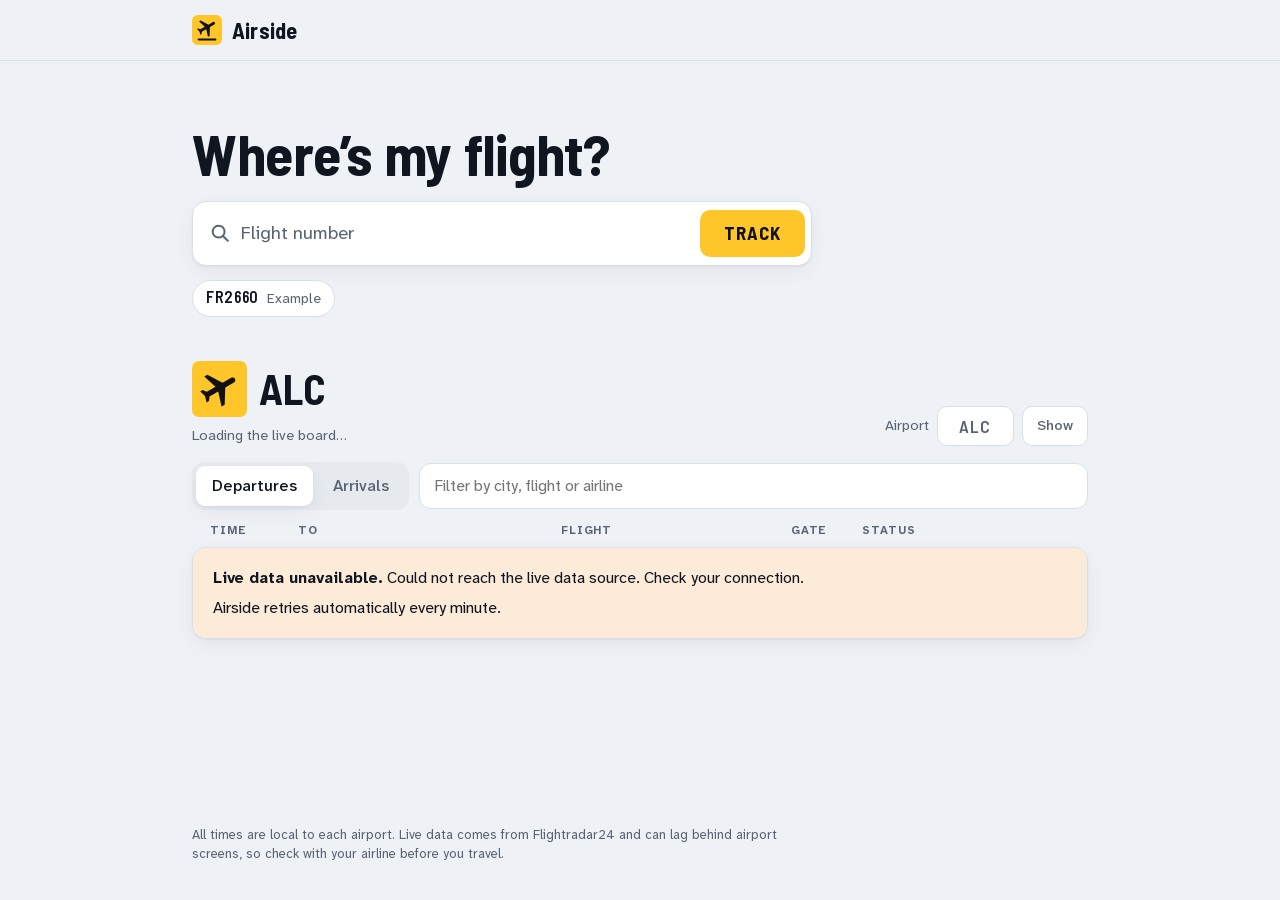
<file: index.html>
<!doctype html>
<html lang="en">
<head>
<meta charset="utf-8">
<meta name="viewport" content="width=device-width, initial-scale=1, viewport-fit=cover">
<title>Airside</title>
<meta name="description" content="Live flight status and airport departure boards. Fast, clean and free of ads.">
<meta name="theme-color" content="#eef1f5" media="(prefers-color-scheme: light)">
<meta name="theme-color" content="#0c1015" media="(prefers-color-scheme: dark)">
<link rel="icon" href="favicon.svg" type="image/svg+xml">
<meta property="og:title" content="Airside">
<meta property="og:description" content="Live flight status and airport boards. Fast, clean and free of ads.">
<link rel="manifest" href="manifest.webmanifest">
<link rel="apple-touch-icon" href="icons/icon-192.png">
<link rel="preconnect" href="https://api.flightradar24.com" crossorigin>
<link rel="preload" href="fonts/atkinson-hyperlegible-next.woff2" as="font" type="font/woff2" crossorigin>
<link rel="preload" href="fonts/barlow-semi-condensed-700.woff2" as="font" type="font/woff2" crossorigin>
<link rel="preload" href="fonts/barlow-semi-condensed-600.woff2" as="font" type="font/woff2" crossorigin>
<link rel="stylesheet" href="css/app.css">
<link rel="modulepreload" href="js/flight.js">
<link rel="modulepreload" href="js/watch.js">
<link rel="modulepreload" href="js/adsb.js">
<link rel="modulepreload" href="js/fr24.js">
<link rel="modulepreload" href="js/format.js">
<link rel="modulepreload" href="js/icons.js">
<script type="module" src="js/app.js"></script>
</head>
<body>
<header class="top">
  <div class="wrap top-inner">
    <a class="brand" href="./" data-nav aria-label="Airside home">
      <svg class="brand-mark" viewBox="0 0 32 32" aria-hidden="true"><rect width="32" height="32" rx="6" fill="var(--sign)"/><g fill="var(--sign-ink)"><path transform="translate(4 1.5) rotate(60 12 12)" d="M21 16v-2l-8-5V3.5c0-.83-.67-1.5-1.5-1.5S10 2.67 10 3.5V9l-8 5v2l8-2.5V19l-2 1.5V22l3.5-1 3.5 1v-1.5L13 19v-5.5l8 2.5z"/><rect x="6" y="25" width="20" height="2.2" rx="1.1"/></g></svg>
      Airside
    </a>
    <form class="search search-top js-flight-search" id="top-search" role="search" hidden>
      <label class="sr-only" for="q-top">Flight number</label>
      <input id="q-top" name="q" autocomplete="off" autocapitalize="characters" spellcheck="false" enterkeyhint="search" placeholder="Flight number">
      <button aria-label="Track flight"><svg class="i" viewBox="0 0 24 24" aria-hidden="true"><circle cx="10.5" cy="10.5" r="6.5" fill="none" stroke="currentColor" stroke-width="2.2"/><path d="m15.5 15.5 5 5" stroke="currentColor" stroke-width="2.2" stroke-linecap="round"/></svg></button>
    </form>
  </div>
</header>
<main id="view" class="wrap"><noscript><p class="problem">Airside needs JavaScript to fetch live flight data.</p></noscript></main>
<footer class="wrap foot">
  <p>All times are local to each airport. Live data comes from Flightradar24 and can lag behind airport screens, so check with your airline before you travel.</p>
</footer>
</body>
</html>
</file>
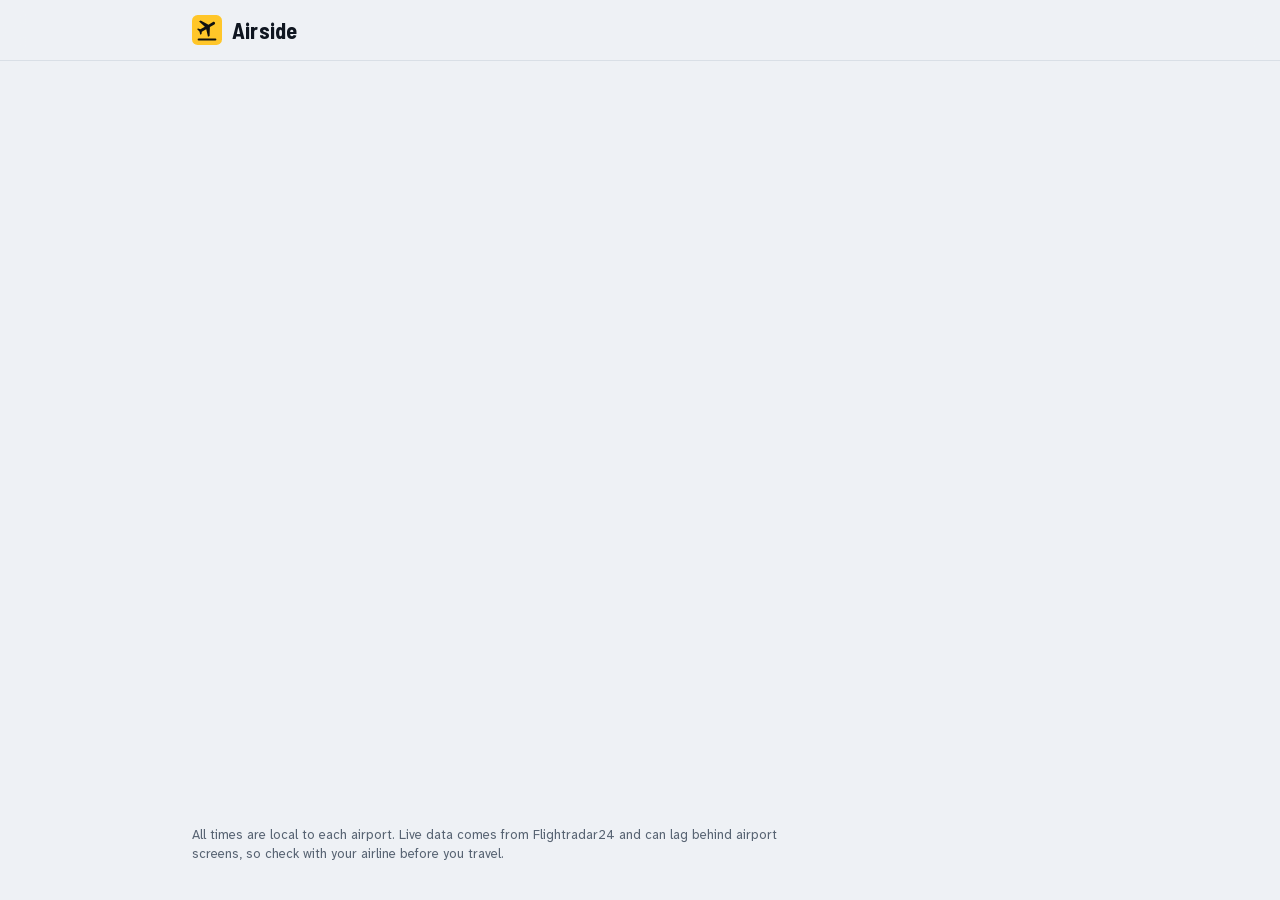
<file: netlify/public/index.html>
<!doctype html><meta charset="utf-8"><title>Airside live API</title>
<meta http-equiv="refresh" content="0;url=https://opennerdz.github.io/airside/">
<p>This host only serves Airside's live-position API. The site is at <a href="https://opennerdz.github.io/airside/">opennerdz.github.io/airside</a>.</p>
</file>
<file: css/app.css>
/* Layout: airport wayfinding. A quiet, cool-grey concourse where the only loud
   element is the signage-yellow plate system (gates, terminals, belts, logo).
   Codes and clock times use a condensed sign face; reading text uses a face
   designed for legibility. Single column, max 960px, boards as one panel. */
:root {
  --bg: #eef1f5;
  --surface: #ffffff;
  --ink: #0f1620;
  --muted: #586473;
  --line: #d9dfe6;
  --sign: #ffc629;          /* wayfinding yellow */
  --sign-ink: #111111;
  --plate: #121a24;         /* black location sign */
  --plate-ink: #ffc629;
  --accent: #1f4bd8;
  --ok: #12804a;   --ok-bg: #e2f3e9;
  --warn: #b5530c; --warn-bg: #fcebd9;
  --bad: #c42b2b;  --bad-bg: #fbe4e3;
  --idle: #5f6b7a; --idle-bg: #e6eaef;
  --shadow: 0 1px 2px rgb(15 22 32 / .05), 0 6px 20px rgb(15 22 32 / .05);
  --sea: #dde6ef;
  --land: #f6f8fa;
  --grid: rgb(15 22 32 / .06);
  --halo: rgb(255 198 41 / .55);

  --f-sign: "Barlow Semi Condensed", "Roboto Condensed", "Arial Narrow", sans-serif;
  --f-body: "Atkinson Hyperlegible Next", "Atkinson Hyperlegible", system-ui, -apple-system, "Segoe UI", Roboto, sans-serif;
  --r: 14px;
  --cols: 4.6rem minmax(0, 1.5fr) minmax(0, 1.3fr) 3.6rem minmax(0, 1.25fr);
  color-scheme: light;
}

@media (prefers-color-scheme: dark) {
  :root {
    --bg: #0c1015;
    --surface: #151b23;
    --ink: #e7ecf2;
    --muted: #98a4b2;
    --line: #27313d;
    --plate: #04070a;
    --accent: #8fb0ff;
    --ok: #4dd08b;   --ok-bg: rgb(77 208 139 / .13);
    --warn: #ffa152; --warn-bg: rgb(255 161 82 / .14);
    --bad: #ff7a73;  --bad-bg: rgb(255 122 115 / .14);
    --idle: #a3aebb; --idle-bg: rgb(152 164 178 / .13);
    --shadow: none;
    --sea: #0d1319;
    --land: #1f2833;
    --grid: rgb(231 236 242 / .05);
    --halo: rgb(255 198 41 / .32);
    color-scheme: dark;
  }
}

@font-face {
  font-family: "Atkinson Hyperlegible Next";
  src: url("../fonts/atkinson-hyperlegible-next.woff2") format("woff2");
  font-weight: 400 700;
  font-display: swap;
}
@font-face {
  font-family: "Barlow Semi Condensed";
  src: url("../fonts/barlow-semi-condensed-600.woff2") format("woff2");
  font-weight: 600;
  font-display: swap;
}
@font-face {
  font-family: "Barlow Semi Condensed";
  src: url("../fonts/barlow-semi-condensed-700.woff2") format("woff2");
  font-weight: 700;
  font-display: swap;
}

*, *::before, *::after { box-sizing: border-box; }
[hidden] { display: none !important; }
html { -webkit-text-size-adjust: 100%; }
body {
  margin: 0;
  min-height: 100vh;
  display: flex;
  flex-direction: column;
  background: var(--bg);
  color: var(--ink);
  font: 400 1rem/1.5 var(--f-body);
  -webkit-font-smoothing: antialiased;
}
main { flex: 1; }
a { color: inherit; }
button, input { font: inherit; color: inherit; }
button { cursor: pointer; }
:focus-visible { outline: 3px solid var(--accent); outline-offset: 2px; border-radius: 6px; }
.sr-only { position: absolute; width: 1px; height: 1px; overflow: hidden; clip-path: inset(50%); white-space: nowrap; }
.i { width: 1.15em; height: 1.15em; flex: none; }

.wrap {
  width: 100%;
  max-width: 960px;
  margin-inline: auto;
  padding-left: max(clamp(16px, 4vw, 32px), env(safe-area-inset-left, 0px));
  padding-right: max(clamp(16px, 4vw, 32px), env(safe-area-inset-right, 0px));
}

/* ---------- header */

.top {
  position: sticky;
  top: 0;
  z-index: 10;
  padding-top: env(safe-area-inset-top, 0px);
  background: color-mix(in srgb, var(--bg) 86%, transparent);
  backdrop-filter: blur(12px);
  -webkit-backdrop-filter: blur(12px);
  border-bottom: 1px solid var(--line);
}
.top-inner { display: flex; align-items: center; gap: 16px; min-height: 60px; }
.brand {
  display: inline-flex;
  align-items: center;
  gap: 10px;
  font: 700 1.4rem/1 var(--f-sign);
  letter-spacing: .01em;
  text-decoration: none;
}
.brand-mark { width: 30px; height: 30px; }

/* ---------- search */

.search {
  display: flex;
  align-items: center;
  background: var(--surface);
  border: 1.5px solid var(--line);
  border-radius: 14px;
}
.search:focus-within { border-color: var(--ink); }
.search input {
  flex: 1;
  min-width: 0;
  border: 0;
  background: none;
  outline: none;
  padding: 12px 0;
  font-size: 1.15rem;
  font-weight: 500;
  letter-spacing: .04em;
  text-transform: uppercase;
}
.search input::placeholder { text-transform: none; letter-spacing: 0; font-weight: 400; color: var(--muted); }
.search button { border: 0; background: var(--sign); color: var(--sign-ink); }
.search button:hover { filter: brightness(.95); }

.search-big { max-width: 620px; gap: 10px; padding: 6px 6px 6px 16px; box-shadow: var(--shadow); }
.search-big > .i { width: 22px; height: 22px; color: var(--muted); }
.search-big button {
  padding: 14px 24px;
  border-radius: 10px;
  font: 700 1.15rem/1 var(--f-sign);
  letter-spacing: .05em;
  text-transform: uppercase;
}

.search-top { margin-left: auto; flex: 0 1 230px; padding: 3px 3px 3px 12px; border-radius: 12px; }
.search-top input { padding: 7px 0; font-size: 1rem; }
.search-top button { display: grid; place-items: center; width: 38px; height: 36px; border-radius: 9px; }

/* ---------- home */

.hero { padding-block: clamp(28px, 7vw, 64px) 8px; }
.hero-title {
  margin: 0 0 18px;
  font: 700 clamp(2.3rem, 8vw, 3.6rem)/1 var(--f-sign);
  letter-spacing: -.005em;
  text-wrap: balance;
}
.chips { display: flex; flex-wrap: wrap; gap: 8px; margin-top: 14px; }

/* My flights: the recent flights as live cards, read like a departure screen. */
.mine { margin-top: 22px; max-width: 620px; }
.mine-title { margin: 0 0 8px; color: var(--muted); font-size: .76rem; font-weight: 700; letter-spacing: .08em; text-transform: uppercase; }
.mine-list { margin: 0; padding: 0; list-style: none; overflow: hidden; border: 1px solid var(--line); border-radius: var(--r); background: var(--surface); box-shadow: var(--shadow); }
.mine-list li { display: flex; align-items: stretch; border-top: 1px solid var(--line); }
.mine-list li:first-child { border-top: 0; }
.mf {
  display: grid;
  flex: 1;
  grid-template-columns: auto minmax(0, 1fr) auto;
  align-items: center;
  gap: 4px 14px;
  min-width: 0;
  padding: 12px 6px 12px 14px;
  text-decoration: none;
}
.mf:hover { background: color-mix(in srgb, var(--sign) 10%, var(--surface)); }
.mf-num {
  padding: .3em .45em .26em;
  border-radius: 6px;
  background: var(--plate);
  box-shadow: inset 0 0 0 1px var(--line);
  color: var(--plate-ink);
  font: 700 1.05rem/1 var(--f-sign);
  letter-spacing: .05em;
}
.mf-main { display: flex; flex-direction: column; min-width: 0; }
.mf-main b { font: 700 1.15rem/1.1 var(--f-sign); letter-spacing: .02em; }
.mf-main small { color: var(--muted); font-size: .84rem; }
.mf-side { display: flex; flex-direction: column; align-items: flex-end; gap: 5px; }
.mf-status { display: inline-flex; align-items: center; gap: 6px; color: var(--tone); font-size: .88rem; font-weight: 700; white-space: nowrap; }
.mf-bell { width: .95rem; height: .95rem; color: var(--ink); }
.mf-x { flex: none; width: 42px; border: 0; background: none; color: var(--muted); font-size: 1.3rem; line-height: 1; }
.mf-x:hover { color: var(--ink); }
.chip {
  display: inline-flex;
  align-items: baseline;
  gap: 8px;
  padding: 7px 13px;
  border: 1px solid var(--line);
  border-radius: 999px;
  background: var(--surface);
  font-size: .88rem;
  text-decoration: none;
}
.chip b { font: 600 1.02rem/1 var(--f-sign); letter-spacing: .04em; }
.chip span { color: var(--muted); }
.chip:hover { border-color: var(--ink); }

.board { margin-block: 36px 24px; }
.board-head {
  display: flex;
  flex-wrap: wrap;
  align-items: flex-end;
  justify-content: space-between;
  gap: 14px 24px;
  margin-bottom: 16px;
}
.board-title {
  display: flex;
  align-items: center;
  gap: 12px;
  margin: 0;
  font: 700 clamp(1.9rem, 6vw, 2.6rem)/1 var(--f-sign);
}
.board-icon {
  width: 1.05em;
  height: 1.05em;
  padding: .14em;
  border-radius: 7px;
  background: var(--sign);
  color: var(--sign-ink);
  box-sizing: content-box;
}
.board-sub { margin: 8px 0 0; color: var(--muted); font-size: .9rem; }
.board-sub b { color: var(--ink); font-variant-numeric: tabular-nums; }

.airport { display: flex; align-items: center; gap: 8px; color: var(--muted); font-size: .9rem; }
.airport input {
  width: 4.4em;
  padding: 8px 6px;
  border: 1.5px solid var(--line);
  border-radius: 10px;
  background: var(--surface);
  font: 600 1.1rem/1 var(--f-sign);
  letter-spacing: .08em;
  text-align: center;
  text-transform: uppercase;
}
.airport button, .ghost, .more {
  display: inline-flex;
  align-items: center;
  gap: 6px;
  padding: 8px 14px;
  border: 1.5px solid var(--line);
  border-radius: 10px;
  background: var(--surface);
  font-weight: 500;
}
.airport button:hover, .ghost:hover, .more:hover { border-color: var(--ink); }

.board-tools { display: flex; flex-wrap: wrap; align-items: center; gap: 10px; margin-bottom: 12px; }
.seg { display: inline-flex; gap: 4px; padding: 4px; border-radius: 12px; background: var(--idle-bg); }
.seg a { padding: 8px 16px; border-radius: 9px; color: var(--muted); font-weight: 500; text-decoration: none; }
.seg a[aria-current] { background: var(--surface); color: var(--ink); box-shadow: var(--shadow); }
#filter {
  flex: 1 1 220px;
  min-width: 0;
  padding: 10px 14px;
  border: 1.5px solid var(--line);
  border-radius: 12px;
  background: var(--surface);
}

.rows-head {
  display: grid;
  grid-template-columns: var(--cols);
  gap: 14px;
  padding: 0 18px 8px;
  color: var(--muted);
  font-size: .72rem;
  font-weight: 700;
  letter-spacing: .08em;
  text-transform: uppercase;
}
.rows {
  overflow: hidden;
  border: 1px solid var(--line);
  border-radius: var(--r);
  background: var(--surface);
  box-shadow: var(--shadow);
}
.row {
  display: grid;
  grid-template-columns: var(--cols);
  align-items: center;
  gap: 14px;
  padding: 12px 18px;
  border-top: 1px solid var(--line);
  text-decoration: none;
}
.row:first-child { border-top: 0; }
a.row:hover { background: color-mix(in srgb, var(--sign) 10%, var(--surface)); }
.r-time b, .r-time i {
  display: block;
  font: 600 1.4rem/1.05 var(--f-sign);
  font-style: normal;
  font-variant-numeric: tabular-nums;
}
.r-time b.was { font-size: .95rem; color: var(--muted); text-decoration: line-through; }
.r-time i { color: var(--tone); }
.r-place b { font-weight: 700; }
.code-sm { color: var(--muted); font: 600 .85rem/1 var(--f-sign); letter-spacing: .07em; }
.r-flight { color: var(--muted); font-size: .88rem; }
.r-flight b { color: var(--ink); font: 600 1.02rem/1 var(--f-sign); letter-spacing: .04em; }
.r-status { display: flex; align-items: center; gap: 8px; color: var(--tone); font-weight: 700; font-size: .92rem; }
.is-past .r-time b, .is-past .r-place b, .is-past .r-flight b { color: var(--muted); }
.is-past .r-status { color: var(--muted); font-weight: 500; }
.is-past .dot { background: var(--line); }
.mini-plate {
  display: inline-grid;
  place-items: center;
  min-width: 2.1rem;
  height: 1.8rem;
  padding: 0 .4rem;
  border-radius: 5px;
  background: var(--sign);
  color: var(--sign-ink);
  font: 700 1.02rem/1 var(--f-sign);
}
.is-past .mini-plate { background: var(--idle-bg); color: var(--muted); }

.row.is-loading { grid-template-columns: 4rem 1fr 6rem; grid-template-areas: none; padding-block: 18px; }
.row.is-loading span { height: 14px; border-radius: 6px; background: var(--idle-bg); animation: pulse 1.4s ease-in-out infinite; }
@keyframes pulse { 50% { opacity: .45; } }

.empty { margin: 0; padding: 18px; color: var(--muted); }
.more { margin: 14px auto 0; }
.problem {
  padding: 18px 20px;
  border-radius: var(--r);
  background: var(--warn-bg);
}
.rows .problem { border-radius: 0; }
.problem p { margin: 0 0 6px; max-width: 65ch; }
.problem p:last-child { margin: 0; }

/* ---------- tones */

.tone-ok   { --tone: var(--ok);   --tone-bg: var(--ok-bg); }
.tone-warn { --tone: var(--warn); --tone-bg: var(--warn-bg); }
.tone-bad  { --tone: var(--bad);  --tone-bg: var(--bad-bg); }
.tone-idle { --tone: var(--idle); --tone-bg: var(--idle-bg); }
.dot { display: inline-block; flex: none; width: .55rem; height: .55rem; border-radius: 50%; background: var(--tone); }
.t-ok { color: var(--ok); } .t-warn { color: var(--warn); } .t-bad { color: var(--bad); } .t-idle { color: var(--muted); }

/* ---------- flight */

.crumbs { padding-top: 18px; }
.crumbs a { display: inline-flex; align-items: center; gap: 4px; color: var(--muted); font-size: .92rem; text-decoration: none; }
.crumbs a:hover { color: var(--ink); }

.plate-num {
  margin: 0;
  padding: .3em .5em .26em;
  border-radius: 8px;
  background: var(--plate);
  box-shadow: inset 0 0 0 1px var(--line);
  color: var(--plate-ink);
  font: 700 clamp(1.7rem, 5.5vw, 2.2rem)/1 var(--f-sign);
  letter-spacing: .06em;
}
.fl-head { display: flex; flex-wrap: wrap; align-items: center; gap: 14px 18px; margin-block: 14px 18px; }
.fl-title { flex: 1 1 260px; min-width: 0; }
.fl-title h1 { margin: 0; font: 700 clamp(1.55rem, 5vw, 2.2rem)/1.08 var(--f-sign); text-wrap: balance; }
.sub { margin: 4px 0 0; color: var(--muted); }
.fl-actions { display: flex; flex-wrap: wrap; gap: 8px; }
.watch-btn[aria-pressed="true"] { border-color: var(--sign); background: var(--sign); color: var(--sign-ink); }
.alert-note { display: flex; align-items: flex-start; gap: 6px; max-width: 65ch; }
.alert-note .i { margin-top: .15em; width: .95em; height: .95em; }
.offline { margin: 16px 0 0; padding: 10px 14px; border-radius: 10px; background: var(--warn-bg); font-size: .92rem; }
.sub:empty { display: none; }

.days {
  display: flex;
  gap: 6px;
  margin-bottom: 16px;
  padding-bottom: 2px;
  overflow-x: auto;
  scrollbar-width: none;
  -webkit-mask-image: linear-gradient(90deg, transparent, #000 12px, #000 calc(100% - 24px), transparent);
          mask-image: linear-gradient(90deg, transparent, #000 12px, #000 calc(100% - 24px), transparent);
  padding-inline: 4px 24px;
}
.days::-webkit-scrollbar { display: none; }
.day {
  display: inline-flex;
  flex: none;
  align-items: center;
  gap: 7px;
  padding: 7px 13px;
  border: 1px solid var(--line);
  border-radius: 999px;
  background: var(--surface);
  font-size: .9rem;
  white-space: nowrap;
  text-decoration: none;
}
.day:hover { border-color: var(--ink); }
.day[aria-current] { background: var(--ink); border-color: var(--ink); color: var(--bg); font-weight: 700; }

.status { margin-bottom: 16px; padding: 18px 20px; border-radius: var(--r); background: var(--tone-bg); }
.status-main { display: flex; flex-wrap: wrap; align-items: center; gap: 6px 12px; margin: 0; }
.status-main strong { color: var(--tone); font: 700 clamp(1.8rem, 6vw, 2.3rem)/1 var(--f-sign); }
.status-main .dot { width: .8rem; height: .8rem; }
.status-note { color: var(--tone); font-weight: 700; }
.status-detail { margin: 8px 0 0; font-size: 1.05rem; max-width: 65ch; }
.status-meta { margin: 6px 0 0; color: var(--muted); font-size: .85rem; }

.route { overflow: hidden; border: 1px solid var(--line); border-radius: var(--r); background: var(--surface); box-shadow: var(--shadow); }
.route-bar { display: grid; grid-template-columns: auto minmax(0, 1fr) auto; align-items: center; gap: 12px; padding: 20px 20px 16px; }
.rb-end { display: flex; flex-direction: column; margin: 0; }
.rb-arr { align-items: flex-end; text-align: right; }
.code { font: 700 clamp(2.7rem, 10vw, 3.8rem)/.9 var(--f-sign); letter-spacing: .02em; }
.city { margin-top: 6px; color: var(--muted); font-size: .92rem; }
.track { display: flex; flex-direction: column; gap: 10px; min-width: 0; padding-bottom: 1.4rem; }
.track-line {
  position: relative;
  height: 2px;
  margin-inline: 14px;
  background: repeating-linear-gradient(90deg, var(--muted) 0 5px, transparent 5px 10px);
  opacity: .9;
}
.track-fill { position: absolute; inset: 0 auto 0 0; width: calc(var(--p) * 100%); background: var(--ink); }
.track-plane {
  position: absolute;
  top: 50%;
  left: calc(var(--p) * 100%);
  width: 26px;
  height: 26px;
  padding: 3px;
  box-sizing: content-box;
  border-radius: 50%;
  background: var(--surface);
  color: var(--ink);
  transform: translate(-50%, -50%);
}
.track-meta { margin: 0; color: var(--muted); font-size: .85rem; text-align: center; font-variant-numeric: tabular-nums; }

/* Moving map: sits inside the route card while the flight is in the air. */
.map-slot { border-top: 1px solid var(--line); }
.map-frame { position: relative; height: clamp(260px, 62vw, 400px); background: var(--sea); }
.map-frame canvas { position: absolute; inset: 0; display: block; width: 100%; height: 100%; }
.map-chip {
  position: absolute;
  top: 12px;
  left: 12px;
  display: inline-flex;
  align-items: center;
  gap: 7px;
  margin: 0;
  padding: 5px 11px;
  border-radius: 999px;
  background: var(--surface);
  box-shadow: var(--shadow);
  font-size: .8rem;
  font-weight: 700;
  --tone: var(--idle);
}
.map-chip.is-live { --tone: var(--ok); }
.map-chip.is-live .dot { animation: beacon 2s ease-in-out infinite; }
@keyframes beacon { 50% { opacity: .25; } }
.map-zoom {
  position: absolute;
  top: 10px;
  right: 10px;
  display: inline-flex;
  gap: 2px;
  padding: 3px;
  border-radius: 10px;
  background: var(--surface);
  box-shadow: var(--shadow);
}
.map-zoom button { padding: 5px 10px; border: 0; border-radius: 7px; background: none; color: var(--muted); font-size: .8rem; font-weight: 500; }
.map-zoom button[aria-pressed="true"] { background: var(--ink); color: var(--bg); }
.map-credit {
  position: absolute;
  right: 6px;
  bottom: 6px;
  margin: 0;
  padding: 1px 6px;
  border-radius: 4px;
  background: color-mix(in srgb, var(--surface) 80%, transparent);
  color: var(--muted);
  font-size: .66rem;
}
.readout {
  display: flex;
  flex-wrap: wrap;
  gap: 12px 20px;
  margin: 0;
  padding: 14px 20px 16px;
  border-top: 1px solid var(--line);
}
.readout > div { flex: 1 1 7.4rem; min-width: 0; }
.readout dt { color: var(--muted); font-size: .76rem; }
.readout dd { margin: 1px 0 0; font: 600 1.3rem/1.15 var(--f-sign); font-variant-numeric: tabular-nums; }
.readout small { color: var(--muted); font: 400 .78rem var(--f-body); }
.readout .note { flex-basis: 100%; margin: 0; color: var(--muted); font-size: .82rem; max-width: 65ch; }
.r-live { width: 1rem; height: 1rem; color: var(--tone); }

.ends { display: grid; grid-template-columns: 1fr 1fr; border-top: 1px solid var(--line); }
.end { min-width: 0; padding: 18px 20px 20px; }
.end + .end { border-left: 1px solid var(--line); }
.end-label {
  display: flex;
  align-items: center;
  gap: 8px;
  margin: 0 0 12px;
  color: var(--muted);
  font-size: .76rem;
  font-weight: 700;
  letter-spacing: .07em;
  text-transform: uppercase;
}
.times { display: flex; gap: 28px; margin: 0; }
.times div { display: flex; flex-direction: column; }
.times dt { color: var(--muted); font-size: .8rem; }
.times dd { margin: 0; font: 600 2.1rem/1.05 var(--f-sign); font-variant-numeric: tabular-nums; }
.times dd.was { color: var(--muted); text-decoration: line-through; text-decoration-thickness: 2px; }
.tz { margin: 6px 0 16px; color: var(--muted); font-size: .82rem; }
.plates { display: flex; flex-wrap: wrap; gap: 8px; }
.plate {
  display: flex;
  flex-direction: column;
  gap: 3px;
  min-width: 4.8rem;
  padding: 7px 11px 8px;
  border-radius: 6px;
  background: var(--sign);
  color: var(--sign-ink);
}
.plate span { font-size: .66rem; font-weight: 700; letter-spacing: .08em; text-transform: uppercase; }
.plate b { font: 700 1.55rem/1 var(--f-sign); }
.plate.is-empty { background: transparent; color: var(--muted); box-shadow: inset 0 0 0 1.5px var(--line); }
.hint { display: flex; align-items: flex-start; gap: 8px; margin: 14px 0 0; font-size: .88rem; max-width: 46ch; }
.hint .i { flex: none; margin-top: .1em; color: var(--muted); }

/* Alerts that fire while you're on the page (the phone also gets a notification). */
.toasts {
  position: fixed;
  left: 0;
  right: 0;
  bottom: 0;
  z-index: 20;
  display: flex;
  flex-direction: column;
  align-items: center;
  gap: 8px;
  padding: 0 max(16px, env(safe-area-inset-right, 0px)) calc(16px + env(safe-area-inset-bottom, 0px)) max(16px, env(safe-area-inset-left, 0px));
  pointer-events: none;
}
.toast {
  display: grid;
  gap: 2px;
  width: min(100%, 420px);
  padding: 12px 16px;
  border-radius: 12px;
  background: var(--ink);
  color: var(--bg);
  box-shadow: 0 8px 28px rgb(0 0 0 / .25);
  text-decoration: none;
  pointer-events: auto;
  animation: toast-in .25s ease-out;
}
.toast b { font: 700 1.05rem/1.2 var(--f-sign); letter-spacing: .03em; }
.toast span { font-size: .92rem; }
@keyframes toast-in { from { opacity: 0; transform: translateY(12px); } }

/* Secondary information folds away; the summary line carries the headline number. */
.fold { margin-top: 12px; border: 1px solid var(--line); border-radius: var(--r); background: var(--surface); }
.fold + .fold { margin-top: 10px; }
.fold > summary {
  position: relative;
  display: flex;
  flex-wrap: wrap;
  align-items: baseline;
  gap: 2px 14px;
  padding: 15px 52px 15px 20px;
  border-radius: var(--r);
  cursor: pointer;
  list-style: none;
}
.fold > summary::-webkit-details-marker { display: none; }
.fold > summary::after {
  content: "";
  position: absolute;
  top: 50%;
  right: 24px;
  width: 9px;
  height: 9px;
  border-right: 2px solid var(--muted);
  border-bottom: 2px solid var(--muted);
  transform: translateY(-70%) rotate(45deg);
  transition: transform .2s;
}
.fold[open] > summary::after { transform: translateY(-25%) rotate(-135deg); }
.fold > summary:hover::after { border-color: var(--ink); }
.fold-title { font: 700 1.3rem/1.15 var(--f-sign); }
.fold-hint { color: var(--muted); font-size: .9rem; }
.fold-body { padding: 18px 20px 20px; border-top: 1px solid var(--line); }
.fold-body h3 { margin: 26px 0 10px; font: 700 1.2rem/1.1 var(--f-sign); }

.kv { display: grid; grid-template-columns: repeat(auto-fill, minmax(min(100%, 230px), 1fr)); gap: 14px 32px; margin: 0; }
.kv div { min-width: 0; }
.kv dt { color: var(--muted); font-size: .8rem; }
.kv dd { margin: 2px 0 0; font-weight: 500; overflow-wrap: anywhere; }
.kv small { color: var(--muted); font-size: .82rem; font-weight: 400; }
.source { margin: 18px 0 0; color: var(--muted); font-size: .8rem; }
.stats { display: grid; grid-template-columns: repeat(auto-fit, minmax(6.2rem, 1fr)); gap: 14px 16px; max-width: 640px; margin-bottom: 16px; }
.stats p { display: flex; flex-direction: column; margin: 0; }
.stats b { font: 700 2.1rem/1 var(--f-sign); font-variant-numeric: tabular-nums; }
.stats span { color: var(--muted); font-size: .85rem; }

.chart { margin: 0; padding-top: 22px; }
.chart-plot {
  position: relative;
  display: grid;
  grid-auto-columns: minmax(0, 1fr);
  grid-auto-flow: column;
  gap: 6px;
  height: 150px;
  margin-right: 3.6rem;
}
.col { position: relative; }
.bar { position: absolute; left: 50%; width: min(30px, 62%); border-radius: 3px; background: var(--tone); transform: translateX(-50%); }
.lbl {
  position: absolute;
  left: 0;
  right: 0;
  color: var(--muted);
  font: 600 .85rem/1 var(--f-sign);
  font-variant-numeric: tabular-nums;
  text-align: center;
}
.lbl.up { transform: translateY(calc(-100% - 5px)); }
.lbl.down { transform: translateY(5px); }
.x { position: absolute; left: 50%; color: var(--bad); font: 700 1.2rem/1 var(--f-sign); transform: translate(-50%, -50%); }
.rule { position: absolute; left: 0; right: 0; height: 0; border-top: 1px solid var(--line); }
.rule.zero { border-top: 1.5px solid var(--muted); }
.rule.limit { border-top: 1px dashed var(--warn); opacity: .8; }
.rule em {
  position: absolute;
  right: -3.6rem;
  width: 3.3rem;
  transform: translateY(-50%);
  color: var(--warn);
  font: 500 .7rem/1.1 var(--f-body);
  font-style: normal;
}
.chart-days {
  display: grid;
  grid-auto-columns: minmax(0, 1fr);
  grid-auto-flow: column;
  gap: 6px;
  margin: 10px 3.6rem 0 0;
  color: var(--muted);
  font-size: .74rem;
  text-align: center;
}
.chart figcaption { margin-top: 12px; color: var(--muted); font-size: .8rem; max-width: 65ch; }

.table-wrap { overflow-x: auto; margin-inline: -20px; }
.fold-body:has(> .table-wrap:last-child) { padding-bottom: 0; }
.hist { width: 100%; border-collapse: collapse; font-variant-numeric: tabular-nums; }
.hist th, .hist td { padding: 11px 16px; border-top: 1px solid var(--line); text-align: left; white-space: nowrap; }
.hist th:first-child, .hist td:first-child { padding-left: 20px; }
.hist :is(th, td):last-child { padding-right: 20px; }
.hist thead th { border-top: 0; color: var(--muted); font-size: .72rem; font-weight: 700; letter-spacing: .07em; text-transform: uppercase; }
.hist tbody th a { font-weight: 700; text-decoration: none; }
.hist tbody th a:hover { text-decoration: underline; }
.hist td { font: 600 1.08rem/1.2 var(--f-sign); }
.pill { display: inline-block; padding: 3px 10px; border-radius: 999px; background: var(--tone-bg); color: var(--tone); font: 700 .82rem/1.3 var(--f-body); }

.loading-flight { display: flex; flex-direction: column; align-items: flex-start; gap: 16px; padding-block: 40px; }
.loading-flight > p:not(.plate-num) { margin: 0; color: var(--muted); }

.foot { padding-block: 28px 36px; color: var(--muted); font-size: .82rem; }
.foot p { max-width: 65ch; margin: 0; }

/* ---------- narrow screens */

@media (max-width: 640px) {
  .rows-head { display: none; }
  .row {
    grid-template-columns: 3.9rem minmax(0, 1fr) auto;
    grid-template-areas: "time place status" "time flight gate";
    gap: 4px 12px;
    padding: 12px 14px;
  }
  .r-time { grid-area: time; align-self: start; }
  .r-place { grid-area: place; }
  .r-flight { grid-area: flight; }
  .r-gate { grid-area: gate; justify-self: end; }
  .r-status { grid-area: status; justify-self: end; font-size: .86rem; }
  .ends { grid-template-columns: 1fr; }
  .end + .end { border-left: 0; border-top: 1px solid var(--line); }
  .hist .opt { display: none; }
  .hist th, .hist td { padding-inline: 10px; }
  .hist th:first-child { padding-left: 16px; }
  .fold > summary { padding-left: 16px; }
  .fold-body { padding-inline: 16px; }
  .table-wrap { margin-inline: -16px; }
  .stats b { font-size: 1.8rem; }
  .route-bar { padding-inline: 16px; }
  .readout { padding-inline: 16px; }
  .end { padding-inline: 16px; }
}

@media (prefers-reduced-motion: reduce) {
  *, *::before, *::after { animation: none !important; transition: none !important; }
}
</file>
